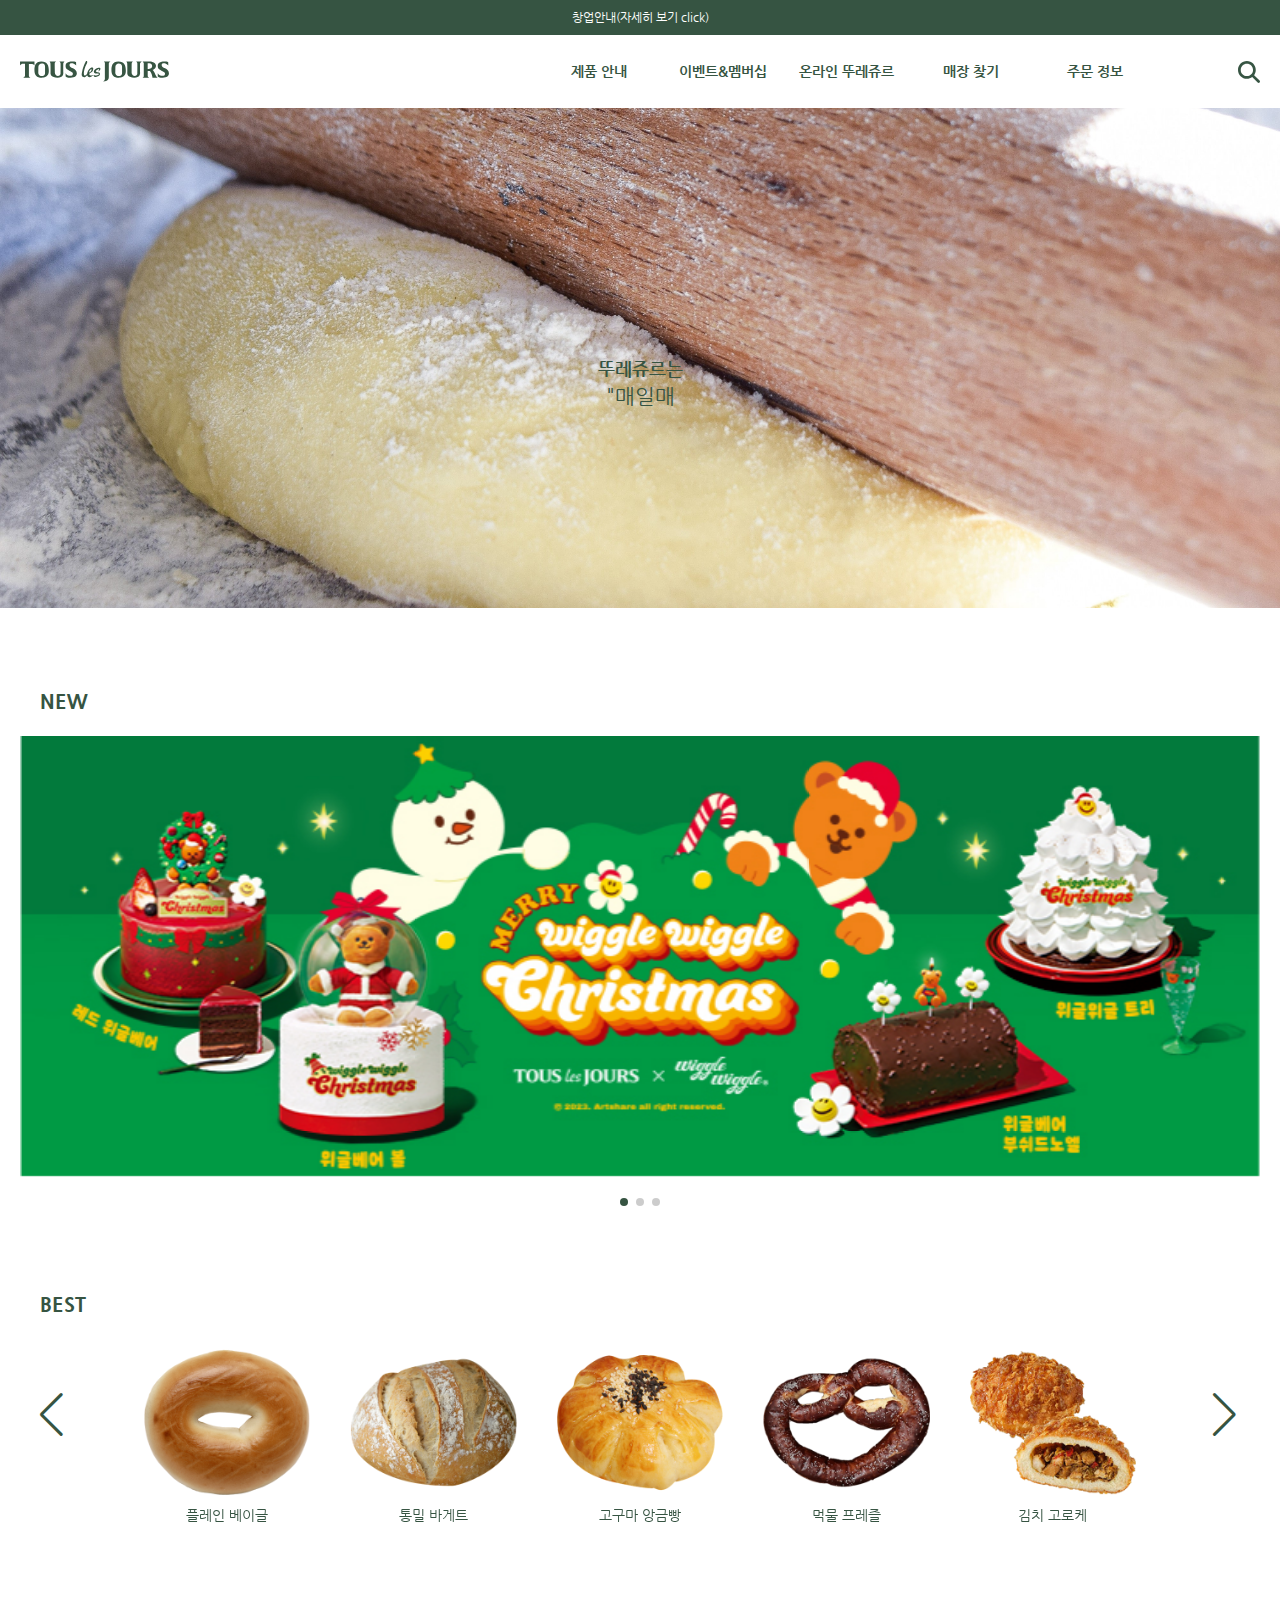
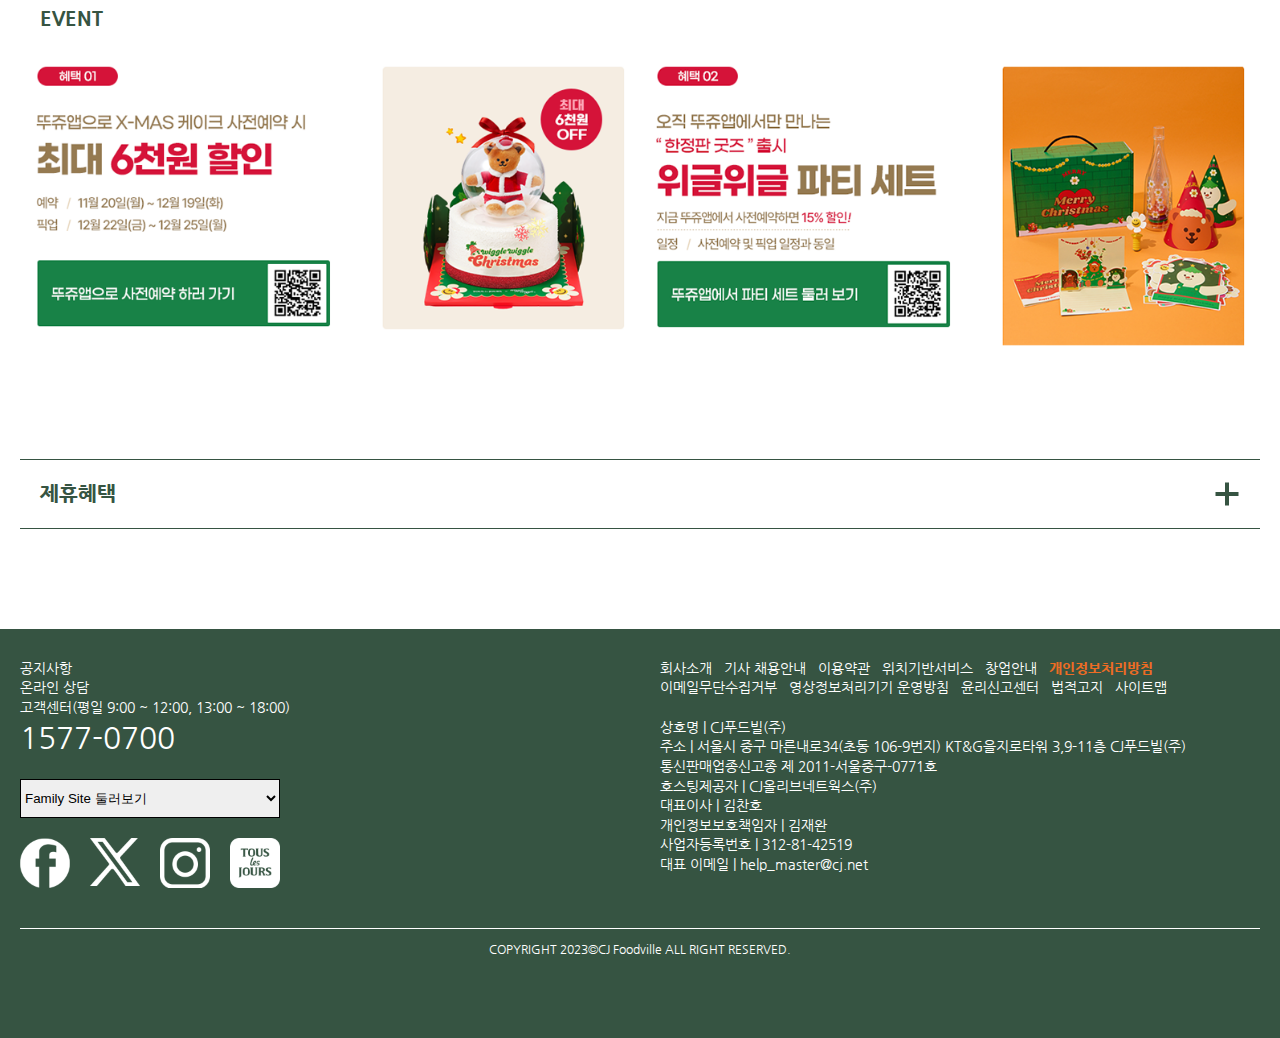
<file: index.html>
<!DOCTYPE html>
<html lang="ko">
<head>
  <meta charset="UTF-8">
  <meta name="viewport" content="width=device-width, initial-scale=1.0">
  <meta name="keywords" content="뚜레쥬르, 신선함, 갓구운, 베이커리, 빵, 케이크, 커피, 샌드위치, 케익, 뚜레쥬르매장, 이벤트, 할인혜택, 쇼핑몰, 배송, 뚜레쥬르 창업">
  <meta name="publicer" content="min ju hee">
  <link rel="shortcut icon" href="./favicon.png">
  <link rel="stylesheet" href="./css/reset.css">
  <link rel="stylesheet" href="./css/swiper-bundle.min.css">
  <link rel="stylesheet" href="./css/font.css">
  <link rel="stylesheet" href="./css/default.min.css">
  <link rel="stylesheet" href="./css/index.min.css">
  <title>TOUS les JOURS</title>
</head>
<body>
  <div id="skip-menu"><a href="#main">본문 바로가기</a></div>
  <section id="wrap">
    <section class="header-banner">
      <p><a href="./preparation.html">창업안내(자세히 보기 click)</a></p>
    </section>
    <header class="header">      
      <div class="container">
        <h1 title="뚜레쥬르">
          <div class="img-box">
            <a href="./index.html">
              <?xml version="1.0" encoding="utf-8"?>
              <!DOCTYPE svg PUBLIC "-//W3C//DTD SVG 1.1//EN" "http://www.w3.org/Graphics/SVG/1.1/DTD/svg11.dtd">
              <svg version="1.1" id="Layer_1" xmlns="http://www.w3.org/2000/svg" xmlns:xlink="http://www.w3.org/1999/xlink" x="0px" y="0px"
                width="268.392px" height="37.167px" viewBox="0 0 268.392 37.167" enable-background="new 0 0 268.392 37.167"
                xml:space="preserve"><g><defs><rect id="SVGID_1_" y="0" width="268.392" height="37.167"/></defs><clipPath id="SVGID_2_"><use xlink:href="#SVGID_1_"  overflow="visible"/></clipPath><path clip-path="url(#SVGID_2_)" fill="#375542" d="M38.36,0.928c-11.02,0-12.362,8.14-12.362,16.17c0,8.04,3.76,13.07,13.44,13.07c4.36,0,12.47-1.83,12.47-11.94C51.909,8.118,49.38,0.928,38.36,0.928 M45.068,21.978c0,0.98-0.8,5.271-5.85,5.271c-5.06,0-6.18-4.09-6.18-5.021c0-0.92,0.032-8.743,0.032-11.797c0-3.055,3-5.782,6.054-5.782c3.055,0,5.891,.745,5.944,5.4V21.978z"/>
                <path clip-path="url(#SVGID_2_)" fill="#375542" d="M177.124,0.928c-11.02,0-12.362,8.14-12.362,16.17
                  c0,8.04,3.761,13.07,13.44,13.07c4.36,0,12.47-1.83,12.47-11.94C190.672,8.118,188.145,0.928,177.124,0.928 M183.832,21.978
                  c0,0.98-0.8,5.271-5.85,5.271c-5.061,0-6.181-4.09-6.181-5.021c0-0.92,0.032-8.743,0.032-11.797c0-3.055,3-5.782,6.055-5.782
                  s5.891,1.745,5.943,5.4V21.978z"/>
                <path clip-path="url(#SVGID_2_)" fill="#375542" d="M0,8.163V0.928h25.999L26,8.163c0,0-0.891-1.344-1.72-2.038
                  c-0.782-0.655-1.519-0.848-2.282-0.943h-6.014v21.941c0,0,0.177,0.944,0.832,1.6c0.654,0.654,2.188,1.445,2.188,1.445H5.996
                  c0,0,1.547-1.082,2.002-1.591c0.454-0.51,1.004-1.281,1.004-1.945V5.167H4.27c0,0-0.826-0.079-1.972,0.63
                  C0.665,6.809,0,8.163,0,8.163"/>
                <path clip-path="url(#SVGID_2_)" fill="#375542" d="M52.997,0.93c-0.03-0.025,0.892,0.448,1.71,2.648
                  c0.425,1.142,0.309,18.636,0.309,19.591c0,0.954,1.291,7,12.527,7c10.335,0,10.473-7.108,10.473-9.019
                  c0-1.909-0.245-15.784,0-17.028c0.245-1.244,1.999-3.192,1.999-3.192h-9.063c0,0,1.691,1.566,2.046,3.23
                  c0.239,1.12,0,19.09,0,19.09s-0.927,3.928-5.073,3.928c-4.145,0-5.018-4.882-5.018-4.882S62.353,5.578,62.553,4.015
                  c0.2-1.562,2.453-3.085,2.453-3.085H52.997z"/>
                <path clip-path="url(#SVGID_2_)" fill="#375542" d="M191.342,0.93c-0.03-0.025,0.892,0.448,1.71,2.648
                  c0.425,1.142,0.309,18.636,0.309,19.591c0,0.954,1.291,7,12.527,7c10.335,0,10.473-7.108,10.473-9.019
                  c0-1.909-0.245-15.784,0-17.028s2.999-3.192,2.999-3.192h-10.063c0,0,1.69,1.566,2.046,3.23c0.239,1.12,0,19.09,0,19.09
                  s-0.927,3.928-5.073,3.928c-4.145,0-5.018-4.882-5.018-4.882s-0.2-16.612,0-18.174c0.199-1.562,2.099-3.192,2.099-3.192H191.342z"
                  />
                <path clip-path="url(#SVGID_2_)" fill="#375542" d="M267.19,7.898l-0.146-5.705c0,0-2.817-1.164-4.47-1.202
                  c-1.446-0.033-5.17-0.316-8.692,0.68c-2.983,0.843-4.991,2.627-5.438,4.505c-0.372,1.64-0.526,5.277,0.855,7.258
                  c1.382,1.982,9.791,5.973,11.209,7.337c1.242,1.193,1.029,4.367-0.553,5.167c-2.092,1.058-5.437,0.882-7.127,0.146
                  c-2.631-1.146-4.645-4.182-4.645-4.182v6c0,0,1.325,0.907,2.026,1.2c1.905,0.795,3.693,1.014,6.871,1.014
                  c7.854,0,11.309-3.318,11.309-8.009c0-4.691-3.409-6.927-7.064-8.864c-3.653-1.936-6.054-3.054-6.054-5.727
                  c0-2.673,0.818-3.463,4.228-3.463C262.909,4.053,267.19,7.898,267.19,7.898"/>
                <path clip-path="url(#SVGID_2_)" fill="#375542" d="M101.144,7.898l-0.146-5.705c0,0-2.817-1.164-4.469-1.202
                  c-1.447-0.033-5.17-0.316-8.693,0.68c-2.983,0.843-4.991,2.627-5.437,4.505c-0.372,1.64-0.527,5.277,0.855,7.258
                  c1.382,1.982,9.791,5.973,11.209,7.337c1.242,1.193,1.029,4.367-0.553,5.167c-2.091,1.058-5.436,0.882-7.127,0.146
                  c-2.63-1.146-4.644-4.182-4.644-4.182v6c0,0,1.325,0.907,2.026,1.2c1.906,0.795,3.694,1.014,6.871,1.014
                  c7.854,0,11.309-3.318,11.309-8.009c0-4.691-3.409-6.927-7.064-8.864c-3.654-1.936-6.054-3.054-6.054-5.727
                  c0-2.673,0.818-3.463,4.227-3.463C96.863,4.053,101.144,7.898,101.144,7.898"/>
                <path clip-path="url(#SVGID_2_)" fill="#375542" d="M127.019,26.109c-1.4-0.351-2.28-1.44-2.2-2.75c0.07-1.311,2.76-2.54,4.36-3.53
                  c1.6-0.98,2.8-3.67,2.76-6.47c-0.02-1.96-3.07-1.77-4.69-0.8c-2.7,1.61-4,3.83-4.61,5.13c-0.99,2.069-1.9,5.96-1.9,5.96
                  s-2.8,2.97-4,2.479c-0.89-0.39-1.56-0.84-1.74-3.279c-0.1-1.391,0.3-6.34,1.96-10.88c1.25-3.43,3.06-6.65,3.68-7.99
                  c0.48-1.01,0.59-2.77,0.17-3.49s-1.42-0.62-2.13,0.14c-0.71,0.75-5.02,10.82-6.41,16.73c-1.51,6.41-1.88,9.47,0.84,11.2
                  c2.43,1.109,3.34,0.5,4.47,0.069c1.33-0.489,3.24-3.12,3.24-3.12s1.16,3.551,4.87,3.551s6.25-3.84,6.25-3.84
                  S127.999,26.349,127.019,26.109 M128.829,14.969c1.02,0.17-1.26,5.29-3.79,5.73C123.398,20.559,126.369,14.559,128.829,14.969"/>
                <path clip-path="url(#SVGID_2_)" fill="#375542" d="M141.098,18.952c0,0,3.873-2.451,3.873-4.43s-0.764-2.552-3.328-2.552
                  c-2.563,0-6.081,1.991-7.527,4.146c-1.445,2.154-1.063,3.218-1.063,3.218s-0.137,3.327,4.527,3.327
                  c3.545,0,4.526,0.136,4.444,1.255c-0.082,1.118-2.345,2.154-4.69,2.154c-2.345,0-4.718-0.928-4.718-0.928s-0.709,3.369,3.818,3.601
                  c3.328,0.17,7.528-2.591,7.582-4.718c0.055-2.129-0.436-2.482-1.009-2.864s-6.683-0.791-6.437-2.482
                  c0.245-1.691,1.663-3.163,4.582-4.009C142.242,14.479,143.253,13.934,141.098,18.952"/>
                <path clip-path="url(#SVGID_2_)" fill="#375542" d="M150.998,0.929c0,0,1.991,1.559,1.963,3.148c-0.018,1.009,0,26.847,0,26.847
                  s0.128,2.707-1.182,4.362c-0.692,0.875-1.709,1.882-1.709,1.882s9.928-0.475,9.928-7.933V4.731c0,0-0.017-1.204,1.1-2.352
                  c0.645-0.661,2.116-1.45,2.116-1.45H150.998z"/>
                <path clip-path="url(#SVGID_2_)" fill="#375542" d="M247.908,29.989c0,0-1.593-0.853-2.482-2.392
                  c-1.131-1.958-2.225-4.649-2.945-6.382c-1.143-2.745-3.481-5.127-3.481-5.127s6-1.93,6-7.46c0-3.78-3.16-6-6.48-7.02
                  c-1.53-0.47-3.479-0.68-4.39-0.68h-13.15c0,0,2.021,2.07,2.021,3v23.18c0,0.693-0.199,1.229-0.536,1.525
                  c-0.727,0.639-1.773,1.354-1.773,1.354h11.973c0,0-0.703-0.463-1.228-0.822c-0.731-0.503-1.346-1.064-1.346-2.058v-9.001
                  l3.955-0.103c0,0,4.121,5.354,4.48,10.884v1.101L247.908,29.989z M230.039,14.342V4.028c0,0,2.863-0.367,4.95,0.423
                  c1.927,0.729,3.089,2.507,3.089,5.027C238.078,14.729,230.039,14.342,230.039,14.342"/></g>
              </svg>
            </a>
          </div>
        </h1>
        <nav class="nav">
          <ul class="main-nav">
            <li class="sorry-confirm">
              <span><a href="#">제품 안내</a></span>
              <ul class="sub-nav">
                <li><a href="#">NEW & BEST</a></li>
                <li><a href="#">빵</a></li>
                <li><a href="#">케이크</a></li>
                <li><a href="#">델리</a></li>
                <li><a href="#">선물</a></li>
                <li><a href="#">디저트 & 스낵</a></li>
                <li><a href="#">음료</a></li>
              </ul>
            </li>
            <li class="sorry-confirm">
              <span><a href="#">이벤트&멤버십</a></span>
              <ul class="sub-nav">
                <li><a href="#">진행중인 이벤트</a></li>
                <li><a href="#">CJ ONE멤버십</a></li>
                <li><a href="#">제휴 혜택</a></li>
              </ul>
            </li>
            <li class="sorry-confirm">
              <span><a href="#">온라인 뚜레쥬르</a></span>
              <ul class="sub-nav">
                <li><a href="#">뚜레쥬르 앱</a></li>
                <li><a href="#">홈페이지 전용 예약 배송</a></li>
                <li><a href="#">꽃&케이크 택배 배송</a></li>
                <li><a href="#">대량 구매 문의</a></li>
              </ul>
            </li>
            <li title="매장 찾기">
              <span><a href="./preparation.html">매장 찾기</a></span>
            </li>
            <li class="order-info" title="로그인">
              <span><a href="#">주문 정보</a></span>
            </li>
          </ul>
          <div class="btn-nav-close">
            <div class="line">닫기</div>  
          </div>
        </nav>
        <div class="btn-nav-open active">
          <a href="#">
            <?xml version="1.0" encoding="utf-8"?>
            <!DOCTYPE svg PUBLIC "-//W3C//DTD SVG 1.1//EN" "http://www.w3.org/Graphics/SVG/1.1/DTD/svg11.dtd">
            <svg version="1.1" id="Layer_1" xmlns="http://www.w3.org/2000/svg" xmlns:xlink="http://www.w3.org/1999/xlink" x="0px" y="0px"
              width="14.17px" height="14.17px" viewBox="0 0 14.17 14.17" enable-background="new 0 0 14.17 14.17" xml:space="preserve">
            <path fill="#375543" d="M0,2.025c0-0.561,0.453-1.013,1.013-1.013H13.17c0.56,0,1.013,0.453,1.013,1.013s-0.453,1.013-1.013,1.013
              H1.013C0.453,3.038,0,2.585,0,2.025z M0,7.089c0-0.56,0.453-1.012,1.013-1.012H13.17c0.56,0,1.013,0.453,1.013,1.012
              c0,0.561-0.453,1.014-1.013,1.014H1.013C0.453,8.104,0,7.65,0,7.089z M14.183,12.154c0,0.561-0.453,1.015-1.013,1.015H1.013
              C0.453,13.169,0,12.715,0,12.154c0-0.559,0.453-1.012,1.013-1.012H13.17C13.729,11.143,14.183,11.596,14.183,12.154z"/>
            </svg>
          </a>
        </div>
        <div class="btn-find">
          <a href="#">
            <?xml version="1.0" encoding="utf-8"?>
            <!DOCTYPE svg PUBLIC "-//W3C//DTD SVG 1.1//EN" "http://www.w3.org/Graphics/SVG/1.1/DTD/svg11.dtd">
            <svg version="1.1" id="Layer_1" xmlns="http://www.w3.org/2000/svg" xmlns:xlink="http://www.w3.org/1999/xlink" x="0px" y="0px"
              width="14.17px" height="14.17px" viewBox="0 0 14.17 14.17" enable-background="new 0 0 14.17 14.17" xml:space="preserve">
            <path fill="#375543" d="M11.439,5.765c0,1.232-0.44,2.463-1.057,3.342l3.519,3.518c0.353,0.354,0.353,0.881,0,1.232
              s-0.88,0.352-1.231,0L9.152,10.34c-0.968,0.703-2.2,1.145-3.431,1.145c-3.167,0-5.717-2.553-5.717-5.719
              c0-3.166,2.551-5.717,5.717-5.717C8.887,0.048,11.439,2.599,11.439,5.765z M5.722,9.725c2.199,0,3.958-1.758,3.958-3.959
              c0-2.198-1.759-3.958-3.958-3.958s-3.958,1.76-3.958,3.958C1.763,7.966,3.522,9.725,5.722,9.725z"/>
            </svg>
          </a>
        </div>
        <div class="header-find">
          <form action="#">
            <input type="search" name="header-find" id="h-find" placeholder="상품명을 검색하세요">
          </form>
        </div>
      </div>
    </header>
    <section class="sec sec01 banner">
      <div class="main-banner">
        <div class="img-box"><a href="#"><img src="./images/main-banner01.jpg" alt="배너01"></a></div>
        <p>뚜레쥬르는<br><span id="brand-value">"매일매일"&nbsp;반죽을&nbsp;밀어, 신선한&nbsp;맛과&nbsp;향을, 제공합니다.</span></p>
      </div>
    </section>
    <section class="sec sec02 new" id="main">
      <h2>new menu</h2>
      <div class="container">
        <article class="art-txt">
          <h3>new</h3>
        </article>
        <article class="art-img">
          <!-- Slider main container -->
          <div class="swiper new-swiper">
            <!-- Additional required wrapper -->
            <div class="swiper-wrapper new-swiper-wrapper">
              <!-- Slides -->
              <div class="swiper-slide">
                <h4>신메뉴1</h4>
                <div class="img-box">
                  <img src="./images/m-img-new01.png" alt="위글위글과 함께한 케이크01">
                </div>
              </div>
              <div class="swiper-slide">
                <h4>신메뉴2</h4>
                <div class="img-box">
                  <img src="./images/m-img-new02.png" alt="위글위글과 함께한 케이크02">
                </div>
              </div>
              <div class="swiper-slide">
                <h4>신메뉴3</h4>                
                <div class="img-box">
                  <img src="./images/m-img-new03.png" alt="발렌타인데이 초콜렛 제품들">
                </div>
              </div>
              <div class="swiper-slide">
                <h4>신메뉴4</h4>                
                <div class="img-box">
                  <img src="./images/m-img-new04.png" alt="쑥을 재료로 한 봄 메뉴">
                </div>
              </div>
              <div class="swiper-slide">
                <h4>신메뉴1</h4>                
                <div class="img-box">
                  <img src="./images/m-img-new05.png" alt="호두를 재료로 한 봄 메뉴">
                </div>
              </div>
            </div>
          <!-- If we need pagination --> 
          <div class="swiper-pagination new-swiper-pagination"></div>
          </div>
        </article>   
      </div>
    </section>
    <aside class="aside q-nav">
      <h2>빠른 네비</h2>
      <div class="container">
        <article class="art art01">
          <div class="img-box"><img src="./images/quick-nav-top.png" alt="상단으로 올리기 아이콘"></div>
        </article>
        <article class="art art02">
          <div class="img-box"><img src="./images/quick-nav-bottom.png" alt="하단으로 내리기 아이콘"></div>
        </article>
        <article class="art art03">
          <div class="img-box"><a href="./preparation.html"><img src="./images/quick-nav-store.png" alt="매장 찾기 아이콘"></a></div>
        </article>
      </div>
    </aside>
    <section class="sec sec03 best">
      <h2>best menu</h2>
      <div class="container">
        <article class="art-txt">
          <h3>best</h3>
        </article>
        <article class="art-img">
          <!-- Slider main container -->
          <div class="swiper best-swiper">
            <!-- Additional required wrapper -->
            <div class="swiper-wrapper best-swiper-wrapper">
              <!-- Slides -->
              <div class="swiper-slide">
                <div class="img-box"><a href="#"><img src="./images/img-best01.png" alt="플레인 베이글"></a></div>
                <p><a href="#">플레인 베이글</a></p>
              </div>
              <div class="swiper-slide">
                <div class="img-box"><a href="#"><img src="./images/img-best02.png" alt="통밀 바게트"></a></div>
                <p><a href="#">통밀 바게트</a></p>
              </div>
              <div class="swiper-slide">
                <div class="img-box"><a href="#"><img src="./images/img-best03.png" alt="고구마 앙금빵"></a></div>
                <p><a href="#">고구마 앙금빵</a></p>
              </div>
              <div class="swiper-slide">
                <div class="img-box"><a href="#"><img src="./images/img-best04.png" alt="먹물 프레즐"></a></div>
                <p><a href="#">먹물 프레즐</a></p>
              </div>
              <div class="swiper-slide">
                  <div class="img-box"><a href="#"><img src="./images/img-best05.png" alt="김치 고로케"></a></div>
                  <p><a href="#">김치 고로케</a></p>
              </div>
              <div class="swiper-slide">
                <div class="img-box"><a href="#"><img src="./images/img-best06.png" alt="에그푸딩"></a></div>
                <p><a href="#">에그푸딩</a></p>
              </div>
              <div class="swiper-slide">
                <div class="img-box"><a href="#"><img src="./images/img-best07.png" alt="생크림 식빵"></a></div>
                <p><a href="#">생크림 식빵</a></p>
              </div>
              <div class="swiper-slide">
                <div class="img-box"><a href="#"><img src="./images/img-best08.png" alt="후랑크 소시지"></a></div>
                <p><a href="#">후랑크 소시지</a></p>
              </div>
              <div class="swiper-slide">
                <div class="img-box"><a href="#"><img src="./images/img-best09.png" alt="초코칩 머핀"></a></div>
                <p><a href="#">초코칩 머핀</a></p>
              </div>
              <div class="swiper-slide">
                <div class="img-box"><a href="#"><img src="./images/img-best10.png" alt="소금버터롤"></a></div>
                <p><a href="#">소금버터롤</a></p>
              </div>
            </div>  
          </div>
           <!-- If we need navigation buttons -->
           <div class="swiper-button-prev"></div>
           <div class="swiper-button-next"></div> 
        </article>
      </div>
    </section>
    <section class="sec sec04 event">
      <h2>event</h2>
      <div class="container">
        <h3>event</h3>
        <article class="art-img clearfix">
          <div class="event event01">
            <div class="img-box">
              <img src="./images/img-event01.png" alt="이벤트01">
            </div>
          </div>
          <div class="event event02">
            <div class="img-box">
              <img src="./images/img-event02.png" alt="이벤트02">
            </div>
          </div>
        </article>
      </div>
    </section>
    <section class="sec sec05 membership">
      <h2>제휴혜택</h2>
      <div class="container">
        <div class="flex-container">
          <article class="art-txt">
            <h3>제휴혜택</h3>
          </article>        
          <div class="btn-add active">
            <a href="#">더보기</a>  
          </div>
        </div>
        <article class="art-img">
          <div class="membership-img">
            <div class="membership membership01">
              <div class="img-box"><img src="./images/membership01.png" alt="현대카드 혜택"></div>
            </div>
            <div class="membership membership02">
              <div class="img-box"><img src="./images/membership02.png" alt="농협카드 혜택"></div>
            </div>
            <div class="membership membership03">
              <div class="img-box"><img src="./images/membership03.png" alt="간편결제 혜택"></div>
            </div>
            <div class="membership membership04">
              <div class="img-box"><img src="./images/membership04.png" alt="T멤버십 혜택"></div>
            </div>
          </div>
        </article>
      </div>
    </section>
    <footer class="footer">
      <div class="container">
        <div class="footer-left fl">
          <div class="notice">
            <ul>
              <li><a href="#">공지사항</a></li>
              <li><a href="#">온라인 상담</a></li>
              <li>고객센터(평일 9:00 ~ 12:00, 13:00 ~ 18:00)</li>
              <li>1577-0700</li>
            </ul>
          </div>
          <div class="family-site">
            <form action="#">
              <select>
                <option value="Family Site 둘러보기">Family Site 둘러보기</option>
                <option value="푸드빌">푸드빌</option>
                <option value="VIPS">VIPS</option>
                <option value="THE PLACE">THE PLACE</option>
                <option value="제일제면소">제일제면소</option>
                <option value="n‧GRILL">n‧GRILL</option>
                <option value="N SEOUL TOWER">N SEOUL TOWER</option>
              </select>
            </form>
          </div>
          <div class="app">
            <div class="img-box"><a href="https://www.facebook.com/TOUSlesJOURS"><img src="./images/app-facebook.png" alt="페이스북"></a></div>
            <div class="img-box"><a href="https://twitter.com/cjtlj"><img src="./images/app-twitter.png" alt="트위터"></a></div>
            <div class="img-box"><a href="https://www.instagram.com/touslesjours_kr/"><img src="./images/app-instagrm.png" alt="인스타그램"></a></div>
            <div class="img-box"><a href="https://play.google.com/store/apps/details?id=kr.co.tlj.app"><img src="./images/app-tj.png" alt="뚜레쥬르앱"></a></div>
          </div>
        </div>
        <div class="footer-right fr">
          <div class="nav-footer">
            <ul class="nav-footer clearfix">
              <li><a href="#">회사소개</a></li>
              <li><a href="#">기사 채용안내</a></li>
              <li><a href="#">이용약관</a></li>
              <li><a href="#">위치기반서비스</a></li>
              <li><a href="#">창업안내</a></li>
              <li class="policy"><a href="#"><strong>개인정보처리방침</strong></a></li>
              <li><a href="#">이메일무단수집거부</a></li>
              <li><a href="#">영상정보처리기기 운영방침</a></li>
              <li><a href="#">윤리신고센터</a></li>
              <li><a href="#">법적고지</a></li>
              <li><a href="#">사이트맵</a></li>
            </ul>
          </div>
          <address>
            상호명 | CJ푸드빌(주)<br>주소 | 서울시 중구 마른내로34(초동 106-9번지) KT&G을지로타워 3,9-11층 CJ푸드빌(주)<br>통신판매업종신고종 제 2011-서울중구-0771호
            <br>호스팅제공자 | CJ올리브네트웍스(주)<br>대표이사 | 김찬호<br>개인정보보호책임자 | 김재완<br>사업자등록번호 | 312-81-42519<br>대표 이메일 | help_master@cj.net
          </address>
        </div>
        <div class="footer-center fc">
          <p>
            COPYRIGHT 2023©CJ Foodville ALL RIGHT RESERVED.
          </p>
        </div>
      </div>
    </footer>
  </section>
  <script src="./js/jquery.min.js"></script>
  <script src="./js/swiper-bundle.min.js"></script>
  <script src="./js/function.min.js"></script>
  <script src="./js/default.min.js"></script>
  <script src="./js/index.min.js"></script>
</body>
</html>
</file>
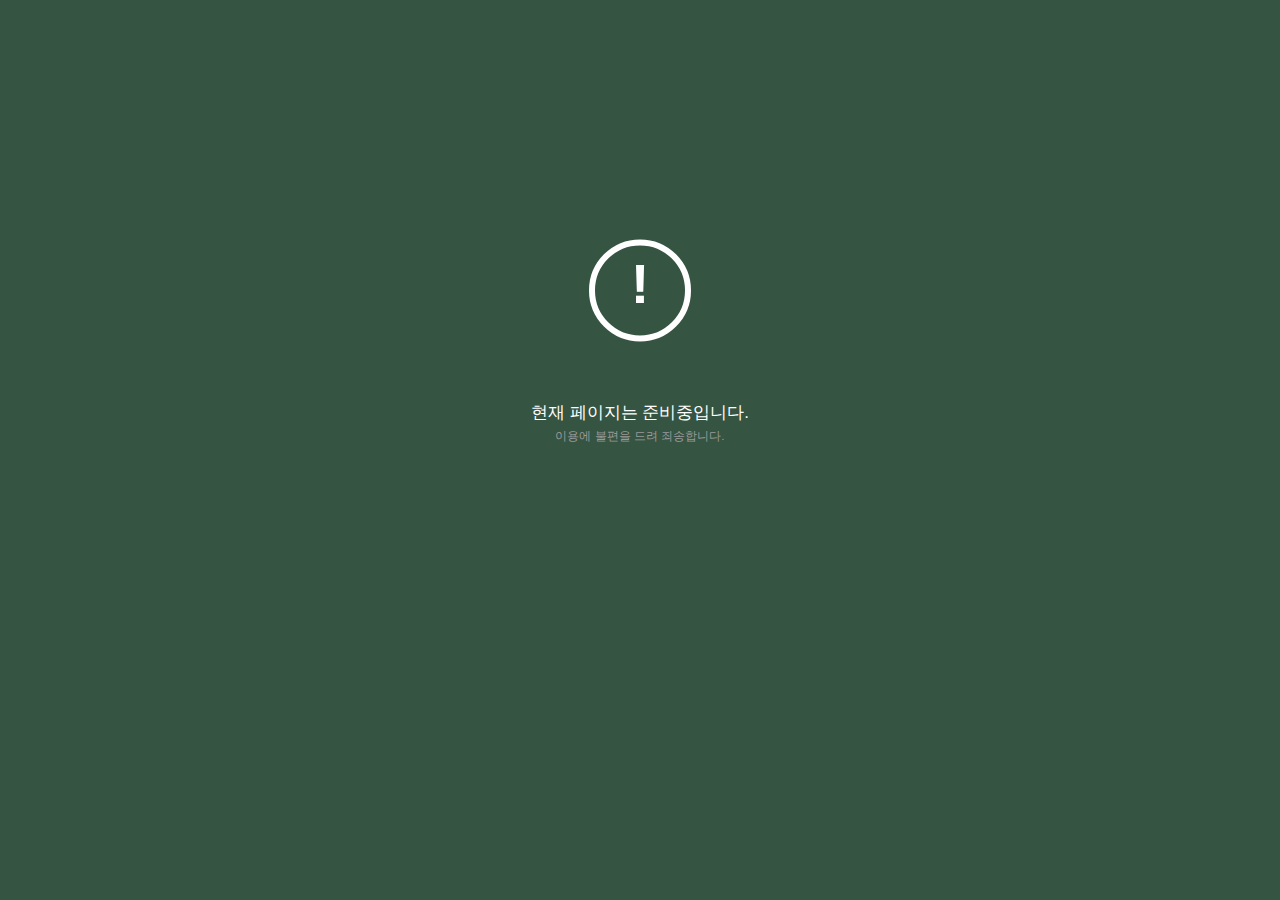
<file: preparation.html>
<!DOCTYPE html>
<html lang="ko">
<head>
  <meta charset="UTF-8">
  <meta name="viewport" content="width=device-width, initial-scale=1.0">
  <link rel="stylesheet" href="./css/font.css">
  <title>준비중</title>
  <style>
    :root{
      font-family:'Noto Sans KR',sans-serif;
      font-size:14px;
      font-weight:300;
      color:#fff;
    }
    body{
      background:#365442;
    }
    h1{
      display:none;
    }
    .circle{
      width:70px;
      height:70px;
      border:5px solid #fff;
      border-radius:50px;
      text-indent:-99999px;

      position:fixed;
      left:50%;
      top:30%;
      transform:translate(-50%,-30%);
    }
    .txt{
      position:absolute;
      left:50%;
      top:30%;
      transform:translate(-50%,-30%);

      font-size:4em;
      font-weight:600;
    }
    .container ul{
      position:absolute;
      left:50%;
      top:43%;
      transform:translate(-50%,-50%);
      padding:0;
      list-style:none;
      text-align:center;
    }
    .container ul>li:last-child{
      font-size:0.7em;
      color:#999;
      padding-top:5px;
    }
    @media (min-width:540px){
      .circle{
        width:90px;
        height:90px;
        border:6px solid #fff;
        border-radius:60px;
      }
      .container{
        font-size:1.2em;
      }
      .container ul{
        top:45%;
      }
    }
  </style>
</head>
<body>
  <h1>준비중</h1>
  <div class="circle">원</div>
  <div class="txt">!</div>
  <div class="container">
    <ul>
      <li>현재 페이지는 준비중입니다.</li>
      <li>이용에 불편을 드려 죄송합니다.</li>
    </ul>
  </div>
</body>
</html>
</file>
<file: css/font.css>
@charset 'utf-8';

@font-face{
  font-family:'nanum gothic';
  src:url(../fonts/NanumGothic-Regular.ttf);
  font-weight:400;
}
@font-face{
  font-family:'nanum gothic';
  src:url(../fonts/NanumGothic-Bold.ttf);
  font-weight:600;
}
@font-face{
  font-family:'nanum gothic';
  src:url(../fonts/NanumGothic-ExtraBold.ttf);
  font-weight:800;
}
</file>
<file: css/default.min.css>
@charset 'utf-8';:root{--main-color:#365442;--sub-color:#ed6c24;--swiper-theme-color:#365442;font-family:'Nanum Gothic',sans-serif;font-size:14px;font-weight:400;color:#365442;line-height:1.4}#skip-menu a{display:inline-block;padding:20px;background:#666;color:#fff;font-size:25px;font-weight:600;position:fixed;top:0;left:50%;transform:translate(-50%,-100%);z-index:1000000}#skip-menu a:focus{transform:translate(-50%,0)}header .container{padding:0 20px}.header-banner{padding:9px 0;text-align:center;font-size:12px;background:var(--main-color);color:#fff}.header{position:sticky;top:0;padding:20px 0;background:#fff;z-index:100000}.header.scroll{background:var(--main-color)}.header.scroll h1 path,.header.scroll .btn-nav-open path,.header.scroll .btn-find path{fill:#fff}.header .container{display:grid;grid-template-columns:repeat(3,auto);justify-content:space-between;align-items:center}.header .container h1{order:2}.header h1 .img-box{width:149px}.header .container .nav{order:2;display:none;position:fixed;left:0;right:0;top:0;bottom:0;font-weight:600;line-height:2.5;z-index:1000}.main-nav{position:absolute;left:0;right:50%;top:0;bottom:0;padding:90px 20px;background:#fff}.main-nav>li{margin-bottom:10px}.header .container .nav.active{display:block}.sub-nav{display:none}.btn-nav-close{display:block;flex-flow:row wrap;align-content:space-evenly;width:22px;height:22px;cursor:pointer;text-indent:-9999px;position:fixed;left:20px;z-index:500}.btn-nav-close{top:54.797px}.btn-nav-close.scroll{top:20px}.btn-nav-close::before,.btn-nav-close .line,.btn-nav-close::after{content:'';display:block;width:100%;height:2.5px;position:absolute;top:50%;background:var(--main-color)}.btn-nav-close::before{transform:translateY(-50%) rotate(-45deg)}.btn-nav-close::after{transform:translateY(-50%) rotate(45deg)}.btn-nav-close .line{transform:translateY(-50%) scaleX(0)}.header .container .btn-nav-open{width:22px;order:1}.header .container .btn-find{order:3;width:22px}.header .container,.sec .container,.footer .container{width:100%;max-width:1280px;margin:0 auto}.main-banner{position:relative}.main-banner p{transform:translate(-50%,-50%);text-align:center;font-weight:600;position:absolute;left:50%;top:55%}.main-banner p>span{font-size:17px;font-weight:400}.header-find{position:absolute;left:0;right:0;bottom:0;padding:50px;background:#fff;transform:translateY(95%);display:none}.header-find form{margin-bottom:20px}.header-find input{position:absolute;left:20%;border-top:none;border-left:none;border-right:none;border-color:var(--main-color);padding:15px;margin-bottom:10px;width:60%}.footer{margin-top:80px;background:var(--main-color);color:#fff}.footer .container{display:grid;grid-template-columns:repeat(1,1fr);grid-template-rows:0.3fr 0.5fr 0.2fr;gap:40px;padding:30px 20px 80px}.fl .notice li:nth-child(4){font-size:30px}.fl .family-site{width:260px;padding:20px 0}.fl .family-site select{padding:10px 0}.fl .family-site select>option:nth-child(1){color:#999}.fl .app{display:flex;flex-direction:row;gap:20px}.fl .app .img-box{width:50px}.fr .nav-footer ul{display:flex;flex-flow:row wrap}.fr .nav-footer ul>li{float:left;padding-right:12px}.fr .nav-footer .policy{color:var(--sub-color)}.fr address{padding-top:20px}.fc{border-top:1px solid #fff;padding-top:12px;font-size:12px;text-align:center}
</file>
<file: css/index.min.css>
@charset 'utf-8';.sec .container{padding-top:80px}.sec h2,.aside h2{display:none}.sec h3{font-size:18px;font-weight:800;text-align:center;text-transform:uppercase;margin-bottom:20px}.sec01 .main-banner img{height:500px;object-fit:cover}.sec02 .art-img{position:relative}.sec02 .new-swiper{padding-bottom:35px}.sec02 h4{display:none}.sec02 .new-swiper-pagination{position:absolute;left:50%;bottom:0;transform:translateX(-50%)}.aside{position:fixed;right:0;bottom:0;left:0;z-index:500}.aside .container{display:grid;grid-template-columns:repeat(3,auto);justify-content:space-around;margin-bottom:15px}.aside .art{cursor:pointer}.aside .img-box{width:60px}.sec03 .art-img p{text-align:center}.sec03 .swiper-button-prev,.sec03 .swiper-button-next{display:none}.sec05 .flex-container{display:flex;justify-content:space-between;align-items:center;padding:20px;border:1px solid var(--main-color);border-left:none;border-right:none}.sec05 h3{padding-left:0}.sec05 .art-txt>h3{margin-bottom:0}.sec05 .btn-add{width:26px;height:26px;font-size:0;position:relative;transition:transform 0.2s}.sec05 .btn-add::before,.sec05 .btn-add::after{content:'';display:block;position:absolute;top:50%;left:50%;width:23px;height:4px;background:var(--main-color);transform:translate(-50%,-50%) rotate(45deg)}.sec05 .btn-add::after{transform:translate(-50%,-50%) rotate(-45deg)}.sec05 .btn-add.active{transform:rotate(135deg)}.sec05 .container{position:relative}.sec05 .art-img{display:none}@media (min-width:540px){.header .container .nav{line-height:2.8}.main-nav li>span{font-size:1.1em}}@media (min-width:768px){.header .container .nav{line-height:3.2}.main-nav li>span{font-size:1.2em}.sec02 h3,.sec03 h3,.sec04 h3{padding-left:20px;text-align:left}.sec h3{font-size:20px}}@media (min-width:860px){.header .container .nav{line-height:3.5}.main-nav li>span{font-size:1.3em}.sec05 .art-img .membership-img{display:grid;grid-template-columns:repeat(2,1fr)}}@media (min-width:960px){.main-banner p{font-size:16px}.main-banner p>span{font-size:19px}.sec02 .swiper-slide .img-box{display:none}.sec02 .swiper-slide{height:440px;background-repeat:no-repeat;background-position:center;background-size:auto 100%}.sec02 .swiper-slide:nth-child(1){background-image:url(../images/td-img-new01.jpg)}.sec02 .swiper-slide:nth-child(2){background-image:url(../images/td-img-new02.jpg)}.sec02 .swiper-slide:nth-child(3){background-image:url(../images/td-img-new03.jpg)}.sec02 .swiper-slide:nth-child(4){display:none}.sec02 .swiper-slide:nth-child(5){display:none}.aside{bottom:50%;left:90%;display:none}.aside .container{grid-template-columns:none;grid-template-rows:1fr;gap:30px;margin-bottom:0}.sec04 .event01{float:left;width:50%}.sec04 .event02{float:right;width:50%}.sec05 .container{padding:20px 40px;margin-top:80px}.footer .container{grid-template-columns:repeat(2,1fr);grid-template-rows:repeat(1,1fr)}.footer-center{grid-area:2/1/-1/-1}}@media (min-width:1280px){.btn-nav-open{display:none}.header.scroll .main-nav{background:transparent;color:#fff}.header.scroll .sub-nav{background:var(--main-color);color:#fff}.header .container{grid-template-columns:repeat(12,1fr)}.header .container h1{order:1;grid-column:1/3}.header .container .nav{display:block;position:static;line-height:2.4}.header .container .btn-find{grid-column:12/13;justify-self:end}.header nav{grid-column:6/12;text-align:center}.header .container .nav{padding-top:0}.main-nav{position:static;display:grid;grid-template-columns:repeat(5,1fr);padding:0}.main-nav>li{position:relative;margin-bottom:0}.main-nav li>span{font-size:14px}.main-nav li:hover .sub-nav{display:block}.sub-nav{display:none;padding:40px 0 20px;width:133%;position:absolute;left:50%;transform:translateX(-50%);top:100%;font-weight:400;font-size:.8em;background:#fff}.sub-nav li:hover{text-decoration:underline;font-weight:600}.btn-nav-close{display:none}.main-banner p{font-size:18px}.main-banner p>span{font-size:21px}.sec .container{padding-left:20px;padding-right:20px}.sec02 .art-img{margin:0 auto;padding:0}.sec03 .container{position:relative}.sec03 .best-swiper{width:80%}.sec03 .swiper-button-prev,.sec03 .swiper-button-next{display:block;position:absolute;top:65%}.sec03 .swiper-button-prev{left:40px}.sec03 .swiper-button-next{right:40px}.sec05 .art-img .membership-img{padding:0 12px}}
</file>
